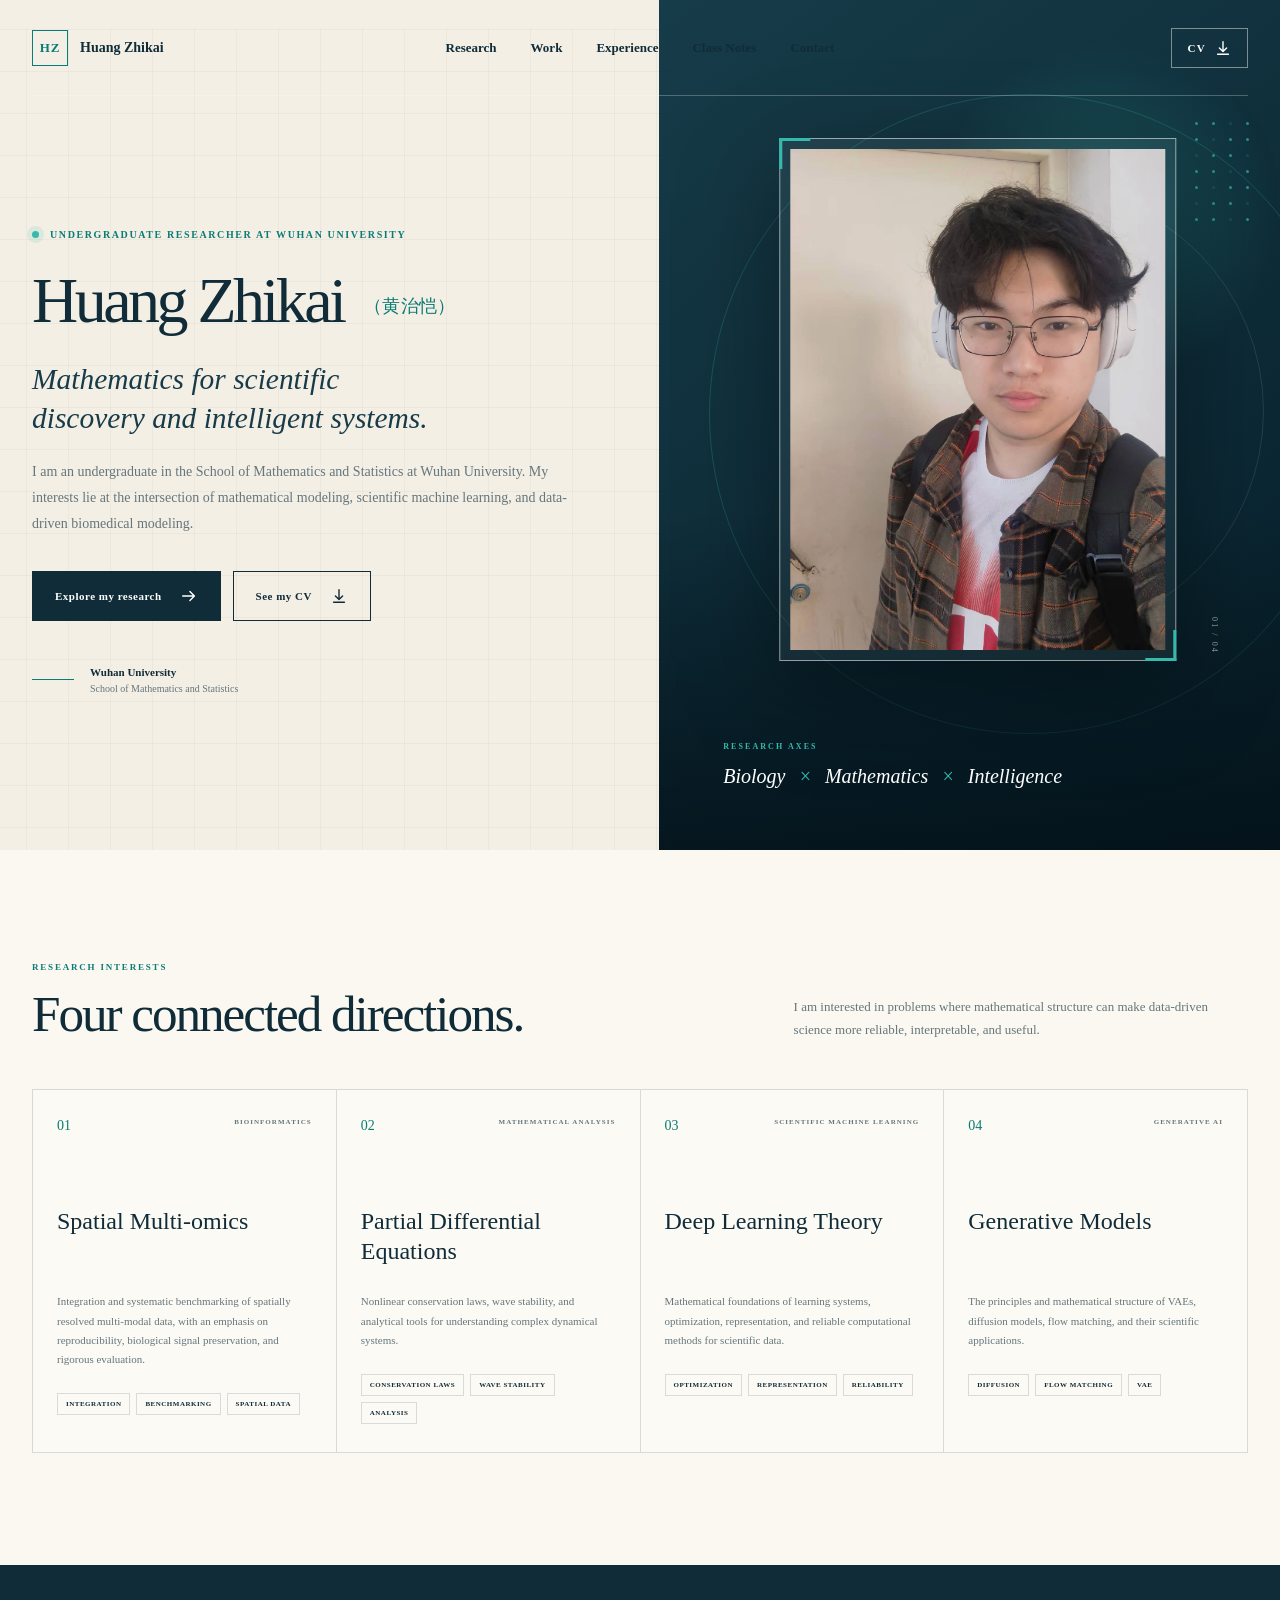
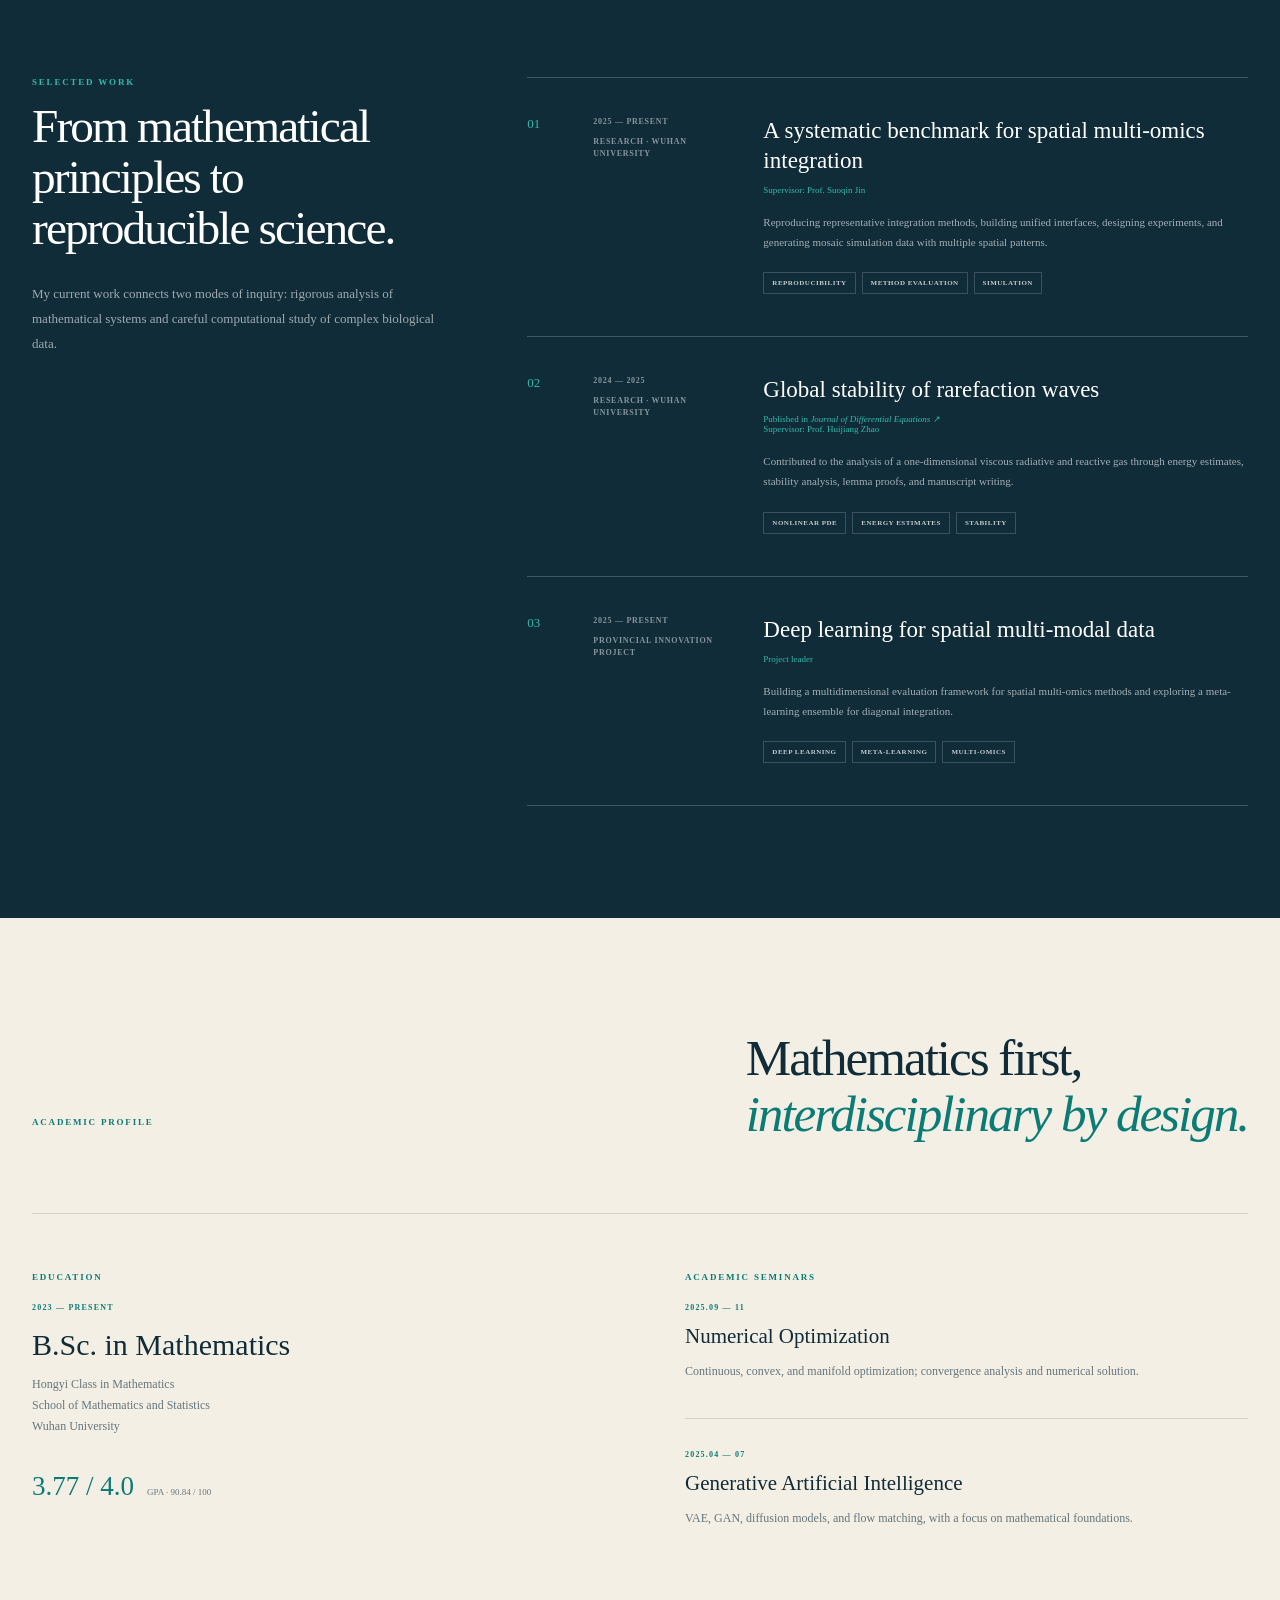
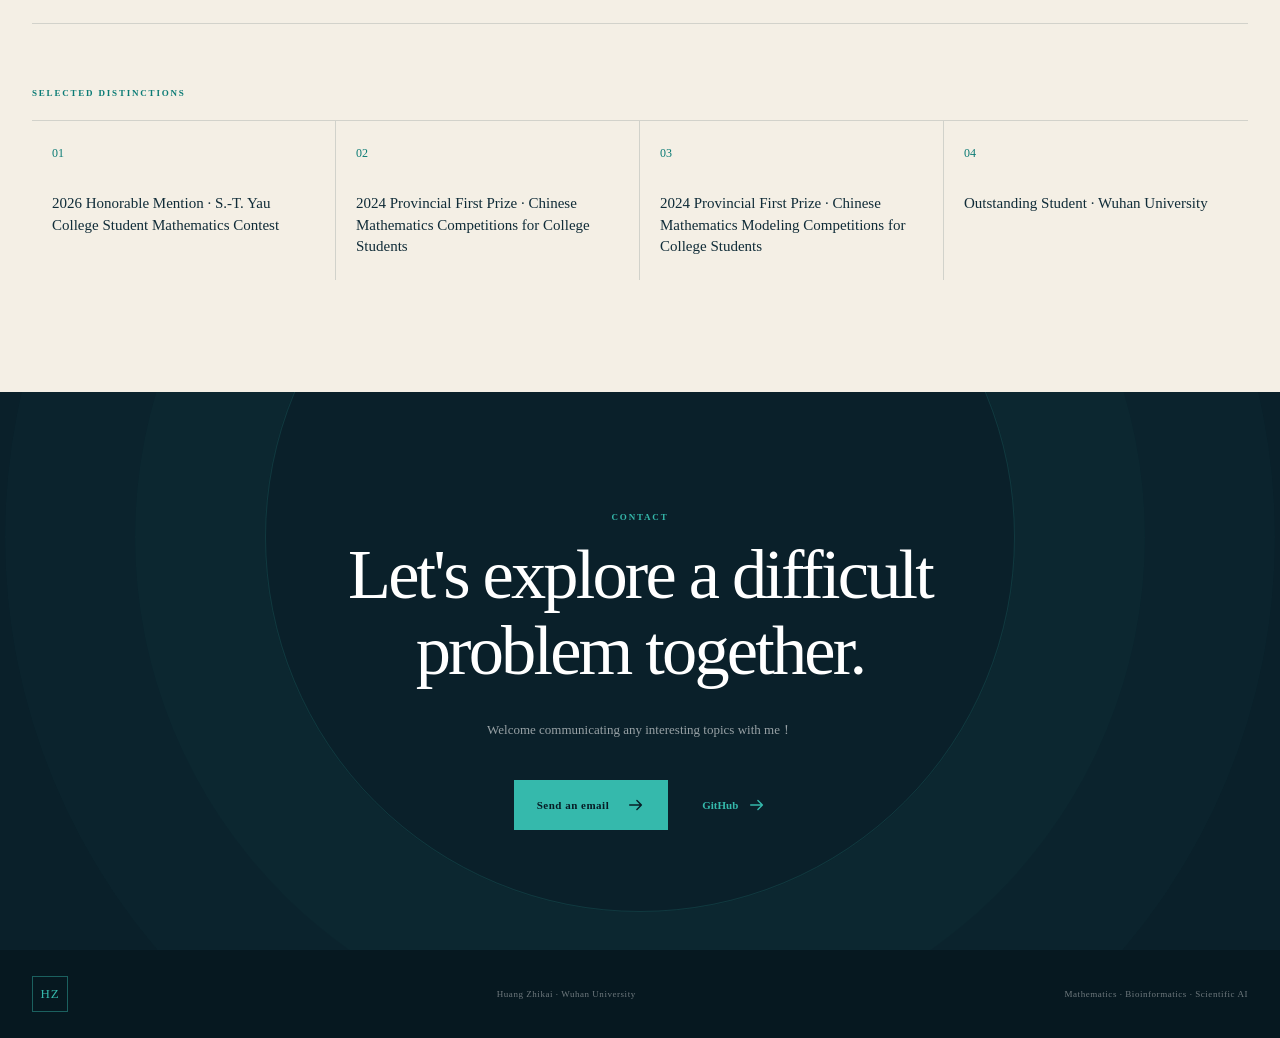
<file: index.html>
<!doctype html>
<html lang="en">
  <head>
    <meta charset="utf-8" />
    <meta name="viewport" content="width=device-width, initial-scale=1" />
    <meta name="theme-color" content="#102c38" />
    <meta
      name="description"
      content="Academic homepage of Huang Zhikai, an undergraduate at Wuhan University working on bioinformatics, nonlinear PDEs, deep learning theory, and generative models."
    />
    <title>Huang Zhikai (黄治恺) | Mathematics &amp; Scientific AI</title>
    <link rel="stylesheet" href="styles.css" />
  </head>
  <body>
    <main>
      <header class="site-header">
        <a class="wordmark" href="#top" aria-label="Huang Zhikai, home">
          <span class="wordmark-mark">HZ</span><span>Huang Zhikai</span>
        </a>
        <nav class="desktop-nav" aria-label="Primary navigation">
          <a href="#research">Research</a><a href="#work">Work</a>
          <a href="#experience">Experience</a><a href="class-notes.html">Class Notes</a>
          <a href="#contact">Contact</a>
        </nav>
        <a class="nav-cv" href="Huang_Zhikai_CV.pdf" target="_blank" rel="noreferrer">
          CV
          <svg aria-hidden="true" viewBox="0 0 20 20" width="18" height="18">
            <path d="M10 3v11m0 0 4-4m-4 4-4-4M4 17h12" fill="none" stroke="currentColor" stroke-linecap="round" stroke-linejoin="round" stroke-width="1.55"/>
          </svg>
        </a>
      </header>

      <section class="hero" id="top">
        <div class="hero-copy">
          <p class="status-line"><span></span>Undergraduate researcher at Wuhan University</p>
          <h1>Huang Zhikai <span class="chinese-name">（黄治恺）</span></h1>
          <p class="hero-kicker">Mathematics for scientific<br />discovery and intelligent systems.</p>
          <p class="hero-intro">
            I am an undergraduate in the School of Mathematics and Statistics at Wuhan
            University. My interests lie at the intersection of mathematical modeling,
            scientific machine learning, and data-driven biomedical modeling.
          </p>
          <div class="hero-actions">
            <a class="button primary-button" href="#research">
              Explore my research
              <svg aria-hidden="true" viewBox="0 0 20 20" width="18" height="18"><path d="M3 10h13m0 0-5-5m5 5-5 5" fill="none" stroke="currentColor" stroke-linecap="round" stroke-linejoin="round" stroke-width="1.55"/></svg>
            </a>
            <a class="button secondary-button" href="Huang_Zhikai_CV.pdf" target="_blank" rel="noreferrer">
              See my CV
              <svg aria-hidden="true" viewBox="0 0 20 20" width="18" height="18"><path d="M10 3v11m0 0 4-4m-4 4-4-4M4 17h12" fill="none" stroke="currentColor" stroke-linecap="round" stroke-linejoin="round" stroke-width="1.55"/></svg>
            </a>
          </div>
          <div class="affiliation">
            <span class="affiliation-rule"></span>
            <span><strong>Wuhan University</strong>School of Mathematics and Statistics</span>
          </div>
        </div>
        <div class="hero-visual">
          <div class="portrait-frame">
            <img src="huang-zhikai.jpg" alt="Portrait of Huang Zhikai wearing glasses and headphones" />
            <span class="portrait-index">01 / 04</span>
          </div>
          <div class="orbit orbit-one"></div><div class="orbit orbit-two"></div>
          <div class="data-field" aria-hidden="true">
            <span></span><span></span><span></span><span></span><span></span><span></span><span></span>
            <span></span><span></span><span></span><span></span><span></span><span></span><span></span>
            <span></span><span></span><span></span><span></span><span></span><span></span><span></span>
            <span></span><span></span><span></span><span></span><span></span><span></span><span></span>
          </div>
          <div class="visual-caption">
            <span>RESEARCH AXES</span>
            <p>Biology <i>×</i> Mathematics <i>×</i> Intelligence</p>
          </div>
        </div>
      </section>

      <section class="section research-section" id="research">
        <div class="section-heading">
          <div><p class="section-label">Research interests</p><h2>Four connected directions.</h2></div>
          <p>I am interested in problems where mathematical structure can make data-driven science more reliable, interpretable, and useful.</p>
        </div>
        <div class="research-grid">
          <article class="research-card">
            <div class="card-top"><span>01</span><span>Bioinformatics</span></div>
            <h3>Spatial Multi-omics</h3>
            <p>Integration and systematic benchmarking of spatially resolved multi-modal data, with an emphasis on reproducibility, biological signal preservation, and rigorous evaluation.</p>
            <div class="tags"><span>Integration</span><span>Benchmarking</span><span>Spatial data</span></div>
          </article>
          <article class="research-card">
            <div class="card-top"><span>02</span><span>Mathematical Analysis</span></div>
            <h3>Partial Differential Equations</h3>
            <p>Nonlinear conservation laws, wave stability, and analytical tools for understanding complex dynamical systems.</p>
            <div class="tags"><span>Conservation laws</span><span>Wave stability</span><span>Analysis</span></div>
          </article>
          <article class="research-card">
            <div class="card-top"><span>03</span><span>Scientific Machine Learning</span></div>
            <h3>Deep Learning Theory</h3>
            <p>Mathematical foundations of learning systems, optimization, representation, and reliable computational methods for scientific data.</p>
            <div class="tags"><span>Optimization</span><span>Representation</span><span>Reliability</span></div>
          </article>
          <article class="research-card">
            <div class="card-top"><span>04</span><span>Generative AI</span></div>
            <h3>Generative Models</h3>
            <p>The principles and mathematical structure of VAEs, diffusion models, flow matching, and their scientific applications.</p>
            <div class="tags"><span>Diffusion</span><span>Flow matching</span><span>VAE</span></div>
          </article>
        </div>
      </section>

      <section class="section work-section" id="work">
        <div class="work-intro">
          <p class="section-label light">Selected work</p>
          <h2>From mathematical principles to reproducible science.</h2>
          <p>My current work connects two modes of inquiry: rigorous analysis of mathematical systems and careful computational study of complex biological data.</p>
        </div>
        <div class="work-list">
          <article class="work-item">
            <span class="work-number">01</span>
            <div class="work-meta"><span>2025 — Present</span><span>Research · Wuhan University</span></div>
            <div class="work-body">
              <h3>A systematic benchmark for spatial multi-omics integration</h3>
              <p class="advisor">Supervisor: Prof. Suoqin Jin</p>
              <p>Reproducing representative integration methods, building unified interfaces, designing experiments, and generating mosaic simulation data with multiple spatial patterns.</p>
              <div class="work-skills"><span>Reproducibility</span><span>Method evaluation</span><span>Simulation</span></div>
            </div>
          </article>
          <article class="work-item">
            <span class="work-number">02</span>
            <div class="work-meta"><span>2024 — 2025</span><span>Research · Wuhan University</span></div>
            <div class="work-body">
              <h3>
  <a href="https://www.sciencedirect.com/science/article/pii/S0022039625010198"
     target="_blank"
     rel="noopener noreferrer">
    Global stability of rarefaction waves
  </a>
</h3>
<p class="advisor">
  <a href="https://www.sciencedirect.com/science/article/pii/S0022039625010198"
     target="_blank"
     rel="noopener noreferrer">
    Published in <em>Journal of Differential Equations</em> ↗
  </a><br />
  Supervisor: Prof. Huijiang Zhao
</p>
              <p>Contributed to the analysis of a one-dimensional viscous radiative and reactive gas through energy estimates, stability analysis, lemma proofs, and manuscript writing.</p>
              <div class="work-skills"><span>Nonlinear PDE</span><span>Energy estimates</span><span>Stability</span></div>
            </div>
          </article>
          <article class="work-item">
            <span class="work-number">03</span>
            <div class="work-meta"><span>2025 — Present</span><span>Provincial Innovation Project</span></div>
            <div class="work-body">
              <h3>Deep learning for spatial multi-modal data</h3>
              <p class="advisor">Project leader</p>
              <p>Building a multidimensional evaluation framework for spatial multi-omics methods and exploring a meta-learning ensemble for diagonal integration.</p>
              <div class="work-skills"><span>Deep learning</span><span>Meta-learning</span><span>Multi-omics</span></div>
            </div>
          </article>
        </div>
      </section>

      <section class="section profile-section" id="experience">
        <div class="profile-heading">
          <p class="section-label">Academic profile</p>
          <h2>Mathematics first,<br /><em>interdisciplinary by design.</em></h2>
        </div>
        <div class="profile-grid">
          <div class="education-block">
            <p class="mini-label">Education</p>
            <div class="degree">
              <span class="degree-date">2023 — Present</span>
              <h3>B.Sc. in Mathematics</h3>
              <p>Hongyi Class in Mathematics<br />School of Mathematics and Statistics<br />Wuhan University</p>
              <div class="metric"><strong>3.77 / 4.0</strong><span>GPA · 90.84 / 100</span></div>
            </div>
          </div>
          <div class="learning-block">
            <p class="mini-label">Academic seminars</p>
            <div class="seminar"><span>2025.09 — 11</span><h3>Numerical Optimization</h3><p>Continuous, convex, and manifold optimization; convergence analysis and numerical solution.</p></div>
            <div class="seminar"><span>2025.04 — 07</span><h3>Generative Artificial Intelligence</h3><p>VAE, GAN, diffusion models, and flow matching, with a focus on mathematical foundations.</p></div>
          </div>
        </div>
        <div class="highlights">
          <p class="mini-label">Selected distinctions</p>
          <div class="highlight-grid">
            <div><span>01</span><p>2026 Honorable Mention · S.-T. Yau College Student Mathematics Contest</p></div>
            <div><span>02</span><p>2024 Provincial First Prize · Chinese Mathematics Competitions for College Students</p></div>
            <div><span>03</span><p>2024 Provincial First Prize · Chinese Mathematics Modeling Competitions for College Students</p></div>
            <div><span>04</span><p>Outstanding Student · Wuhan University</p></div>
          </div>
        </div>
      </section>

      <section class="contact-section" id="contact">
        <div class="contact-orbit" aria-hidden="true"></div>
        <p class="section-label light">Contact</p>
        <h2>Let&apos;s explore a difficult<br />problem together.</h2>
        <p class="contact-copy">Welcome communicating any interesting topics with me！</p>
        <div class="contact-actions">
          <a class="button contact-button" href="mailto:2023302101088@whu.edu.com">
            Send an email
            <svg aria-hidden="true" viewBox="0 0 20 20" width="18" height="18"><path d="M3 10h13m0 0-5-5m5 5-5 5" fill="none" stroke="currentColor" stroke-linecap="round" stroke-linejoin="round" stroke-width="1.55"/></svg>
          </a>
          <a class="text-link" href="https://github.com/ZhikHuang" target="_blank" rel="noreferrer">
            GitHub
            <svg aria-hidden="true" viewBox="0 0 20 20" width="18" height="18"><path d="M3 10h13m0 0-5-5m5 5-5 5" fill="none" stroke="currentColor" stroke-linecap="round" stroke-linejoin="round" stroke-width="1.55"/></svg>
          </a>
        </div>
      </section>
      <footer>
        <a class="footer-mark" href="#top">HZ</a>
        <p>Huang Zhikai · Wuhan University</p>
        <p>Mathematics · Bioinformatics · Scientific AI</p>
      </footer>
    </main>
  </body>
</html>
</file>
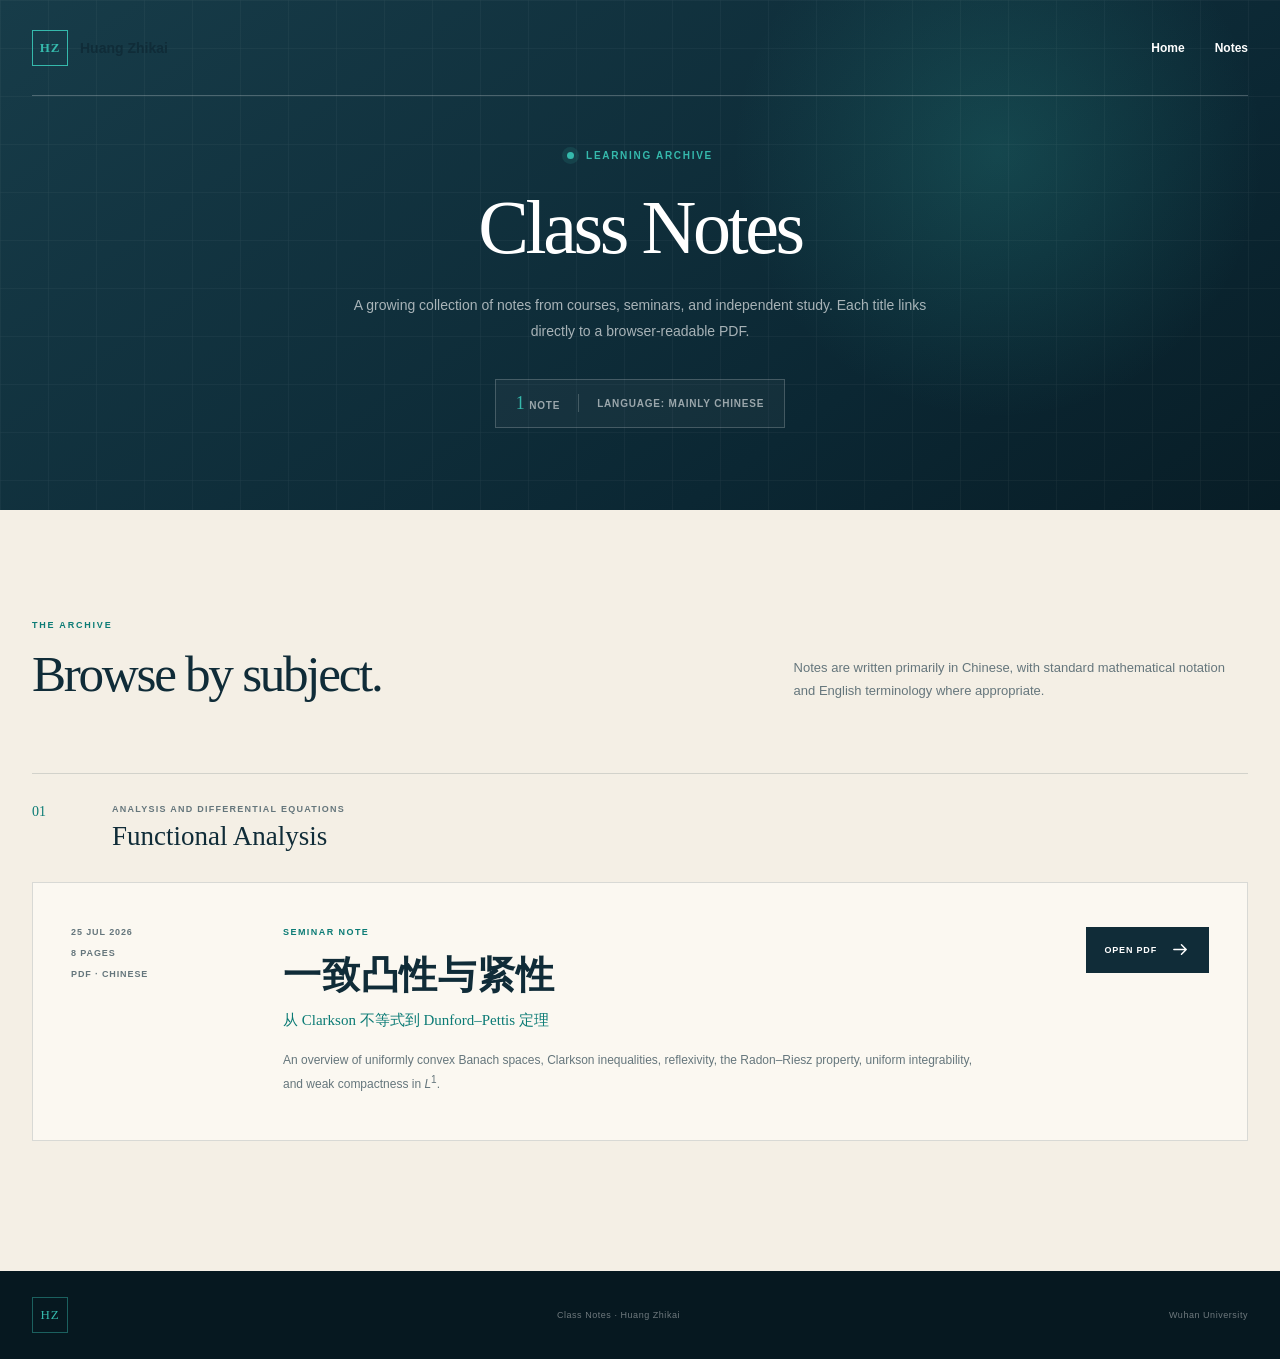
<file: class-notes.html>
<!doctype html>
<html lang="en">
  <head>
    <meta charset="utf-8" />
    <meta name="viewport" content="width=device-width, initial-scale=1" />
    <meta name="theme-color" content="#102c38" />
    <meta
      name="description"
      content="Course notes by Huang Zhikai on mathematics, scientific computing, and related topics."
    />
    <title>Class Notes | Huang Zhikai</title>
    <link rel="stylesheet" href="notes.css" />
  </head>
  <body>
    <header class="notes-header">
      <a class="wordmark" href="index.html" aria-label="Back to Huang Zhikai's homepage">
        <span class="wordmark-mark">HZ</span>
        <span>Huang Zhikai</span>
      </a>
      <nav aria-label="Notes navigation">
        <a href="index.html">Home</a>
        <a href="#notes">Notes</a>
      </nav>
    </header>

    <main>
      <section class="notes-hero">
        <div class="hero-grid" aria-hidden="true"></div>
        <div class="hero-copy">
          <p class="eyebrow"><span></span>Learning archive</p>
          <h1>Class Notes</h1>
          <p class="hero-description">
            A growing collection of notes from courses, seminars, and independent study.
            Each title links directly to a browser-readable PDF.
          </p>
          <div class="archive-summary" aria-label="Archive summary">
            <span><strong>1</strong> note</span>
            <span class="summary-divider"></span>
            <span>Language: Mainly Chinese</span>
          </div>
        </div>
      </section>

      <section class="notes-section" id="notes">
        <div class="section-heading">
          <div>
            <p class="section-label">The archive</p>
            <h2>Browse by subject.</h2>
          </div>
          <p>
            Notes are written primarily in Chinese, with standard mathematical notation
            and English terminology where appropriate.
          </p>
        </div>

        <section class="subject-group" aria-labelledby="functional-analysis">
          <div class="subject-heading">
            <span>01</span>
            <div>
              <p>Analysis and Differential Equations</p>
              <h3 id="functional-analysis">Functional Analysis</h3>
            </div>
          </div>

          <article class="note-card">
            <div class="note-meta">
              <time datetime="2026-07-25">25 Jul 2026</time>
              <span>8 pages</span>
              <span>PDF · Chinese</span>
            </div>
            <div class="note-content">
              <p class="note-type">Seminar note</p>
              <h4>
                <a
                  href="uniform-convexity-and-compactness.pdf"
                  target="_blank"
                  rel="noopener noreferrer"
                >
                  一致凸性与紧性
                </a>
              </h4>
              <p class="note-subtitle">
                从 Clarkson 不等式到 Dunford–Pettis 定理
              </p>
              <p class="note-description">
                An overview of uniformly convex Banach spaces, Clarkson inequalities,
                reflexivity, the Radon–Riesz property, uniform integrability, and weak
                compactness in <i>L</i><sup>1</sup>.
              </p>
            </div>
            <a
              class="pdf-link"
              href="uniform-convexity-and-compactness.pdf"
              target="_blank"
              rel="noopener noreferrer"
              aria-label="Open 一致凸性与紧性 as PDF"
            >
              Open PDF
              <svg aria-hidden="true" viewBox="0 0 20 20" width="19" height="19">
                <path d="M3 10h13m0 0-5-5m5 5-5 5" fill="none" stroke="currentColor" stroke-linecap="round" stroke-linejoin="round" stroke-width="1.55"/>
              </svg>
            </a>
          </article>
        </section>
      </section>
    </main>

    <footer>
      <a class="footer-mark" href="index.html">HZ</a>
      <p>Class Notes · Huang Zhikai</p>
      <p>Wuhan University</p>
    </footer>
  </body>
</html>
</file>
<file: styles.css>
:root {
  --ivory: #f4efe5;
  --paper: #fbf8f1;
  --navy: #102c38;
  --navy-2: #173b49;
  --teal: #0b7b75;
  --mint: #35b9ac;
  --muted: #65767c;
  --line: rgba(16, 44, 56, 0.15);
  --white: #fff;
}

* { box-sizing: border-box; }
html { scroll-behavior: smooth; }
body {
  margin: 0;
  background: var(--ivory);
  color: var(--navy);
  font-family: var(--font-geist-sans), "Avenir Next", "Segoe UI", sans-serif;
  text-rendering: optimizeLegibility;
}
a { color: inherit; text-decoration: none; }

.site-header {
  position: absolute; z-index: 20; top: 0; left: 50%;
  width: min(calc(100% - 64px), 1240px); height: 96px;
  transform: translateX(-50%);
  display: grid; grid-template-columns: 1fr auto 1fr; align-items: center;
  border-bottom: 1px solid rgba(255,255,255,.26);
}
.wordmark { display: inline-flex; align-items: center; gap: 12px; width: max-content; font-size: 14px; font-weight: 700; }
.wordmark-mark, .footer-mark {
  display: grid; width: 36px; height: 36px; place-items: center;
  border: 1px solid var(--teal); color: var(--teal);
  font-family: Georgia, serif; font-size: 13px; letter-spacing: .06em;
}
.desktop-nav { display: flex; gap: 34px; font-size: 13px; font-weight: 600; }
.desktop-nav a { position: relative; padding: 12px 0; }
.desktop-nav a::after { position: absolute; bottom: 5px; left: 0; width: 0; height: 1px; background: var(--teal); content: ""; transition: width .18s ease; }
.desktop-nav a:hover::after, .desktop-nav a:focus-visible::after { width: 100%; }
.nav-cv { justify-self: end; display: flex; align-items: center; gap: 8px; padding: 10px 15px; border: 1px solid rgba(255,255,255,.45); color: #fff; font-size: 11px; font-weight: 800; letter-spacing: .12em; }

.hero { min-height: 850px; display: grid; grid-template-columns: minmax(0,1.03fr) minmax(420px,.97fr); overflow: hidden; }
.hero-copy {
  position: relative; z-index: 2; align-self: center;
  width: min(calc(100% - 64px), 630px);
  margin: 100px 0 24px max(32px, calc((100vw - 1240px)/2)); padding-right: 48px;
}
.hero-copy::before {
  position: absolute; z-index: -1; inset: -200px -50px -180px -300px; content: "";
  background: linear-gradient(rgba(16,44,56,.035) 1px, transparent 1px), linear-gradient(90deg,rgba(16,44,56,.035) 1px,transparent 1px);
  background-size: 42px 42px;
}
.status-line { display: flex; align-items: center; gap: 11px; margin: 0 0 30px; color: var(--teal); font-size: 10px; font-weight: 800; letter-spacing: .16em; text-transform: uppercase; }
.status-line span { width: 7px; height: 7px; border-radius: 50%; background: var(--mint); box-shadow: 0 0 0 5px rgba(53,185,172,.13); }
.hero h1 { margin: 0; font-family: Georgia, "Times New Roman", serif; font-size: clamp(50px,5vw,78px); font-weight: 500; letter-spacing: -.055em; line-height: .98; }
.chinese-name { display: inline-block; margin-left: 8px; color: var(--teal); font-family: "Songti SC","Noto Serif CJK SC",serif; font-size: .28em; letter-spacing: .02em; vertical-align: middle; }
.hero-kicker { margin: 28px 0 22px; color: var(--navy-2); font-family: Georgia, serif; font-size: clamp(24px,2.3vw,34px); font-style: italic; line-height: 1.3; }
.hero-intro { max-width: 590px; margin: 0; color: var(--muted); font-size: 14px; line-height: 1.85; }
.hero-actions { display: flex; flex-wrap: wrap; gap: 12px; margin-top: 34px; }
.button { display: inline-flex; min-height: 50px; align-items: center; justify-content: center; gap: 18px; padding: 0 22px; border: 1px solid var(--navy); font-size: 11px; font-weight: 800; letter-spacing: .045em; transition: transform .18s ease, background .18s ease, color .18s ease; }
.button:hover, .button:focus-visible, .text-link:hover { transform: translateY(-2px); }
.primary-button { background: var(--navy); color: #fff; }
.primary-button:hover { background: var(--teal); border-color: var(--teal); }
.secondary-button:hover { background: var(--paper); }
.affiliation { display: flex; align-items: center; gap: 16px; margin-top: 42px; color: var(--muted); font-size: 10px; line-height: 1.65; }
.affiliation strong { display: block; color: var(--navy); font-size: 11px; }
.affiliation-rule { width: 42px; height: 1px; background: var(--teal); }

.hero-visual { position: relative; min-height: 850px; overflow: hidden; background: radial-gradient(circle at 72% 25%,rgba(53,185,172,.25),transparent 22%),linear-gradient(145deg,#173c49,#0b2733 70%,#081d26); }
.hero-visual::after { position: absolute; inset: auto 0 0; height: 40%; background: linear-gradient(transparent,rgba(3,16,23,.75)); content: ""; }
.portrait-frame { position: absolute; z-index: 3; top: 138px; left: 50%; width: min(64%,410px); aspect-ratio: .76; transform: translateX(-48%); border: 1px solid rgba(255,255,255,.54); padding: 10px; background: rgba(255,255,255,.05); box-shadow: 0 30px 90px rgba(0,0,0,.36); }
.portrait-frame::before, .portrait-frame::after { position: absolute; z-index: 4; width: 28px; height: 28px; content: ""; }
.portrait-frame::before { top: -1px; left: -1px; border-top: 3px solid var(--mint); border-left: 3px solid var(--mint); }
.portrait-frame::after { right: -1px; bottom: -1px; border-right: 3px solid var(--mint); border-bottom: 3px solid var(--mint); }
.portrait-frame img { width: 100%; height: 100%; display: block; object-fit: cover; object-position: 50% 31%; filter: saturate(.83) contrast(1.03); }
.portrait-index { position: absolute; right: -58px; bottom: 20px; transform: rotate(90deg); color: rgba(255,255,255,.55); font-size: 8px; letter-spacing: .26em; }
.orbit { position: absolute; border: 1px solid rgba(53,185,172,.24); border-radius: 50%; }
.orbit-one { top: 94px; left: 8%; width: 640px; height: 640px; }
.orbit-two { top: 186px; left: 25%; width: 450px; height: 450px; border-color: rgba(255,255,255,.1); }
.data-field { position: absolute; top: 122px; right: 30px; display: grid; grid-template-columns: repeat(4,4px); gap: 13px; opacity: .7; }
.data-field span { width: 3px; height: 3px; border-radius: 50%; background: var(--mint); }
.data-field span:nth-child(3n) { opacity: .25; }
.visual-caption { position: absolute; z-index: 5; right: 64px; bottom: 62px; left: 64px; color: #fff; }
.visual-caption>span { color: var(--mint); font-size: 8px; font-weight: 800; letter-spacing: .26em; }
.visual-caption p { margin: 12px 0 0; font-family: Georgia,serif; font-size: 20px; font-style: italic; }
.visual-caption i { margin: 0 8px; color: var(--mint); }

.section { padding: 112px max(32px,calc((100vw - 1240px)/2)); }
.section-heading { display: grid; grid-template-columns: 1.2fr .8fr; align-items: end; gap: 80px; margin-bottom: 48px; }
.section-label, .mini-label { margin: 0 0 14px; color: var(--teal); font-size: 9px; font-weight: 800; letter-spacing: .2em; text-transform: uppercase; }
.section-heading h2, .work-intro h2, .profile-heading h2, .contact-section h2 { margin: 0; font-family: Georgia,serif; font-size: clamp(38px,4vw,58px); font-weight: 500; letter-spacing: -.04em; line-height: 1.08; }
.section-heading>p { margin: 0; color: var(--muted); font-size: 13px; line-height: 1.8; }
.research-section { background: var(--paper); }
.research-grid { display: grid; grid-template-columns: repeat(4,1fr); border-top: 1px solid var(--line); border-left: 1px solid var(--line); }
.research-card { min-height: 360px; padding: 28px 24px; border-right: 1px solid var(--line); border-bottom: 1px solid var(--line); background: rgba(255,255,255,.28); transition: background .18s, transform .18s, box-shadow .18s; }
.research-card:hover { z-index: 1; transform: translateY(-5px); background: #fff; box-shadow: 0 24px 50px rgba(16,44,56,.09); }
.card-top { display: flex; justify-content: space-between; color: var(--teal); font-family: Georgia,serif; font-size: 14px; }
.card-top span:last-child { color: var(--muted); font-family: var(--font-geist-sans); font-size: 7px; font-weight: 800; letter-spacing: .15em; text-transform: uppercase; }
.research-card h3 { min-height: 68px; margin: 72px 0 18px; font-family: Georgia,serif; font-size: 24px; font-weight: 500; line-height: 1.25; }
.research-card>p { margin: 0; color: var(--muted); font-size: 11px; line-height: 1.75; }
.tags { display: flex; flex-wrap: wrap; gap: 6px; margin-top: 24px; }
.tags span, .work-skills span { padding: 6px 8px; border: 1px solid var(--line); font-size: 7px; font-weight: 750; letter-spacing: .07em; text-transform: uppercase; }

.work-section { display: grid; grid-template-columns: .72fr 1.28fr; gap: 90px; background: var(--navy); color: #fff; }
.section-label.light { color: var(--mint); }
.work-intro { position: sticky; top: 72px; align-self: start; }
.work-intro h2 { font-size: clamp(38px,3.7vw,55px); }
.work-intro>p:last-child { max-width: 420px; margin: 28px 0 0; color: rgba(255,255,255,.6); font-size: 13px; line-height: 1.9; }
.work-list { border-top: 1px solid rgba(255,255,255,.2); }
.work-item { display: grid; grid-template-columns: 46px 150px 1fr; gap: 20px; padding: 38px 0 42px; border-bottom: 1px solid rgba(255,255,255,.2); }
.work-number { color: var(--mint); font-family: Georgia,serif; font-size: 13px; }
.work-meta { display: flex; flex-direction: column; gap: 8px; color: rgba(255,255,255,.5); font-size: 8px; font-weight: 700; letter-spacing: .09em; line-height: 1.5; text-transform: uppercase; }
.work-body h3 { margin: 0; font-family: Georgia,serif; font-size: 23px; font-weight: 500; line-height: 1.3; }
.work-body .advisor { margin: 9px 0 18px; color: var(--mint); font-size: 9px; }
.work-body>p:last-of-type { margin: 0; color: rgba(255,255,255,.62); font-size: 11px; line-height: 1.8; }
.work-skills { display: flex; flex-wrap: wrap; gap: 6px; margin-top: 20px; }
.work-skills span { border-color: rgba(255,255,255,.18); color: rgba(255,255,255,.75); }

.profile-section { background: var(--ivory); }
.profile-heading { display: flex; align-items: flex-end; justify-content: space-between; gap: 40px; margin-bottom: 72px; }
.profile-heading em { color: var(--teal); font-weight: 400; }
.profile-grid { display: grid; grid-template-columns: 1fr 1fr; gap: 90px; padding: 58px 0; border-top: 1px solid var(--line); border-bottom: 1px solid var(--line); }
.degree-date, .seminar>span { color: var(--teal); font-size: 8px; font-weight: 800; letter-spacing: .15em; text-transform: uppercase; }
.degree h3 { margin: 14px 0 12px; font-family: Georgia,serif; font-size: 30px; font-weight: 500; }
.degree>p, .seminar p { color: var(--muted); font-size: 12px; line-height: 1.75; }
.metric { display: flex; align-items: baseline; gap: 13px; margin-top: 34px; }
.metric strong { color: var(--teal); font-family: Georgia,serif; font-size: 27px; font-weight: 500; }
.metric span { color: var(--muted); font-size: 9px; }
.seminar { padding: 0 0 24px; }
.seminar+.seminar { padding-top: 24px; border-top: 1px solid var(--line); }
.seminar h3 { margin: 10px 0 8px; font-family: Georgia,serif; font-size: 21px; font-weight: 500; }
.highlights { padding-top: 64px; }
.highlight-grid { display: grid; grid-template-columns: repeat(4,1fr); margin-top: 22px; border-top: 1px solid var(--line); }
.highlight-grid>div { min-height: 150px; padding: 22px 20px; border-right: 1px solid var(--line); }
.highlight-grid>div:last-child { border-right: 0; }
.highlight-grid span { color: var(--teal); font-family: Georgia,serif; font-size: 12px; }
.highlight-grid p { margin: 32px 0 0; font-family: Georgia,serif; font-size: 15px; line-height: 1.45; }

.contact-section { position: relative; overflow: hidden; padding: 120px max(32px,calc((100vw - 1240px)/2)); background: #0a202a; color: #fff; text-align: center; }
.contact-section h2 { position: relative; z-index: 1; font-size: clamp(46px,5.5vw,78px); }
.contact-copy { position: relative; z-index: 1; max-width: 600px; margin: 30px auto; color: rgba(255,255,255,.58); font-size: 13px; line-height: 1.8; }
.contact-actions { position: relative; z-index: 1; display: flex; align-items: center; justify-content: center; gap: 34px; margin-top: 38px; }
.contact-button { border-color: var(--mint); background: var(--mint); color: #071c25; }
.contact-button:hover { background: #fff; border-color: #fff; }
.text-link { display: inline-flex; align-items: center; gap: 10px; color: var(--mint); font-size: 11px; font-weight: 800; transition: transform .18s; }
.contact-orbit { position: absolute; top: -230px; left: 50%; width: 750px; height: 750px; transform: translateX(-50%); border: 1px solid rgba(53,185,172,.16); border-radius: 50%; box-shadow: 0 0 0 130px rgba(53,185,172,.025),0 0 0 260px rgba(53,185,172,.018); }
footer { display: flex; align-items: center; justify-content: space-between; gap: 30px; padding: 26px max(32px,calc((100vw - 1240px)/2)); background: #061820; color: rgba(255,255,255,.42); font-size: 9px; letter-spacing: .06em; }
.footer-mark { border-color: rgba(53,185,172,.45); color: var(--mint); }

@media (max-width: 980px) {
  .site-header { width: calc(100% - 40px); grid-template-columns: 1fr auto; }
  .desktop-nav { display: none; }
  .nav-cv { border-color: var(--line); color: var(--navy); }
  .hero { grid-template-columns: 1fr; }
  .hero-copy { width: min(calc(100% - 48px),700px); margin: 142px auto 72px; padding-right: 0; }
  .hero-visual { min-height: 720px; }
  .portrait-frame { width: min(54%,390px); }
  .research-grid, .highlight-grid { grid-template-columns: repeat(2,1fr); }
  .work-section { grid-template-columns: 1fr; gap: 58px; }
  .work-intro { position: static; }
  .profile-grid { gap: 45px; }
  .highlight-grid>div:nth-child(2) { border-right: 0; }
  .highlight-grid>div:nth-child(-n+2) { border-bottom: 1px solid var(--line); }
}

@media (max-width: 620px) {
  .site-header { height: 78px; }
  .wordmark>span:last-child { display: none; }
  .hero-copy { width: calc(100% - 40px); margin-top: 120px; }
  .hero h1 { font-size: 48px; }
  .chinese-name { display: block; margin: 12px 0 0; font-size: .34em; }
  .hero-kicker br { display: none; }
  .hero-actions, .hero-actions .button { width: 100%; }
  .hero-visual { min-height: 620px; }
  .portrait-frame { top: 78px; width: min(72%,360px); }
  .visual-caption { right: 28px; bottom: 34px; left: 28px; }
  .section, .contact-section { padding: 82px 20px; }
  .section-heading { grid-template-columns: 1fr; gap: 22px; }
  .research-grid, .profile-grid, .highlight-grid { grid-template-columns: 1fr; }
  .research-card { min-height: 315px; }
  .work-item { grid-template-columns: 34px 1fr; }
  .work-meta { grid-column: 2; }
  .work-body { grid-column: 2; }
  .profile-heading { align-items: flex-start; flex-direction: column; margin-bottom: 45px; }
  .profile-grid { gap: 56px; }
  .highlight-grid>div { border-right: 0; border-bottom: 1px solid var(--line); }
  .contact-actions { flex-direction: column; }
  footer { align-items: flex-start; flex-direction: column; }
}

@media (prefers-reduced-motion: reduce) {
  html { scroll-behavior: auto; }
  *,*::before,*::after { transition-duration: .01ms !important; }
}
</file>
<file: notes.css>
:root {
  --ivory: #f4efe5;
  --paper: #fbf8f1;
  --navy: #102c38;
  --navy-2: #173b49;
  --teal: #0b7b75;
  --mint: #35b9ac;
  --muted: #65767c;
  --line: rgba(16, 44, 56, 0.15);
  --white: #fff;
}

* { box-sizing: border-box; }
html { scroll-behavior: smooth; }
body {
  margin: 0;
  background: var(--ivory);
  color: var(--navy);
  font-family: "Avenir Next", "Segoe UI", Arial, sans-serif;
  text-rendering: optimizeLegibility;
}
a { color: inherit; text-decoration: none; }

.notes-header {
  position: absolute;
  z-index: 10;
  top: 0;
  left: 50%;
  width: min(calc(100% - 64px), 1240px);
  height: 96px;
  transform: translateX(-50%);
  display: flex;
  align-items: center;
  justify-content: space-between;
  border-bottom: 1px solid rgba(255, 255, 255, 0.24);
}
.wordmark {
  display: inline-flex;
  align-items: center;
  gap: 12px;
  font-size: 14px;
  font-weight: 700;
}
.wordmark-mark,
.footer-mark {
  display: grid;
  width: 36px;
  height: 36px;
  place-items: center;
  border: 1px solid var(--mint);
  color: var(--mint);
  font-family: Georgia, serif;
  font-size: 13px;
  letter-spacing: 0.06em;
}
.notes-header nav {
  display: flex;
  align-items: center;
  gap: 30px;
  color: var(--white);
  font-size: 12px;
  font-weight: 700;
}
.notes-header nav a {
  transition: color 0.18s ease, transform 0.18s ease;
}
.notes-header nav a:hover,
.notes-header nav a:focus-visible {
  color: var(--mint);
  transform: translateY(-1px);
}

.notes-hero {
  position: relative;
  min-height: 480px;
  overflow: hidden;
  padding: 150px max(32px, calc((100vw - 1240px) / 2)) 82px;
  display: grid;
  place-items: center;
  background:
    radial-gradient(circle at 78% 30%, rgba(53, 185, 172, 0.2), transparent 25%),
    linear-gradient(145deg, #173c49, #0b2733 70%, #081d26);
  color: var(--white);
}
.hero-grid {
  position: absolute;
  inset: 0;
  opacity: 0.08;
  background:
    linear-gradient(rgba(255, 255, 255, 0.45) 1px, transparent 1px),
    linear-gradient(90deg, rgba(255, 255, 255, 0.45) 1px, transparent 1px);
  background-size: 48px 48px;
}
.hero-copy,
.archive-summary { position: relative; z-index: 1; }
.hero-copy {
  width: min(100%, 760px);
  text-align: center;
}
.eyebrow {
  display: flex;
  align-items: center;
  gap: 12px;
  margin: 0 0 28px;
  color: var(--mint);
  font-size: 10px;
  font-weight: 800;
  letter-spacing: 0.17em;
  text-transform: uppercase;
  justify-content: center;
}
.eyebrow span {
  width: 7px;
  height: 7px;
  border-radius: 50%;
  background: var(--mint);
  box-shadow: 0 0 0 5px rgba(53, 185, 172, 0.13);
}
.hero-copy h1 {
  margin: 0;
  font-family: Georgia, "Times New Roman", serif;
  font-size: clamp(48px, 6vw, 76px);
  font-weight: 500;
  letter-spacing: -0.045em;
  line-height: 1;
}
.hero-description {
  max-width: 620px;
  margin: 28px auto 0;
  color: rgba(255, 255, 255, 0.64);
  font-size: 14px;
  line-height: 1.85;
}
.archive-summary {
  display: inline-flex;
  align-items: center;
  justify-content: center;
  gap: 18px;
  margin-top: 34px;
  padding: 13px 20px;
  border: 1px solid rgba(255, 255, 255, 0.2);
  background: rgba(255, 255, 255, 0.035);
  color: rgba(255, 255, 255, 0.57);
  font-size: 10px;
  font-weight: 700;
  letter-spacing: 0.08em;
  text-transform: uppercase;
}
.archive-summary strong {
  color: var(--mint);
  font-family: Georgia, serif;
  font-size: 18px;
  font-weight: 500;
}
.summary-divider {
  width: 1px;
  height: 18px;
  background: rgba(255, 255, 255, 0.2);
}

.notes-section {
  padding: 110px max(32px, calc((100vw - 1240px) / 2)) 130px;
}
.section-heading {
  display: grid;
  grid-template-columns: 1.2fr 0.8fr;
  align-items: end;
  gap: 80px;
  margin-bottom: 70px;
}
.section-label {
  margin: 0 0 14px;
  color: var(--teal);
  font-size: 9px;
  font-weight: 800;
  letter-spacing: 0.2em;
  text-transform: uppercase;
}
.section-heading h2 {
  margin: 0;
  font-family: Georgia, serif;
  font-size: clamp(42px, 4vw, 60px);
  font-weight: 500;
  letter-spacing: -0.045em;
}
.section-heading > p {
  margin: 0;
  color: var(--muted);
  font-size: 13px;
  line-height: 1.8;
}
.subject-group {
  border-top: 1px solid var(--line);
}
.subject-heading {
  display: grid;
  grid-template-columns: 60px 1fr;
  gap: 20px;
  padding: 30px 0;
}
.subject-heading > span {
  color: var(--teal);
  font-family: Georgia, serif;
  font-size: 14px;
}
.subject-heading p {
  margin: 0 0 7px;
  color: var(--muted);
  font-size: 9px;
  font-weight: 800;
  letter-spacing: 0.14em;
  text-transform: uppercase;
}
.subject-heading h3 {
  margin: 0;
  font-family: Georgia, serif;
  font-size: 27px;
  font-weight: 500;
}
.note-card {
  display: grid;
  grid-template-columns: 170px 1fr auto;
  gap: 42px;
  align-items: start;
  padding: 44px 38px;
  border: 1px solid var(--line);
  background: var(--paper);
  transition: transform 0.18s ease, box-shadow 0.18s ease;
}
.note-card:hover {
  transform: translateY(-4px);
  box-shadow: 0 24px 55px rgba(16, 44, 56, 0.09);
}
.note-meta {
  display: flex;
  flex-direction: column;
  gap: 11px;
  color: var(--muted);
  font-size: 9px;
  font-weight: 700;
  letter-spacing: 0.1em;
  text-transform: uppercase;
}
.note-type {
  margin: 0 0 13px;
  color: var(--teal);
  font-size: 9px;
  font-weight: 800;
  letter-spacing: 0.16em;
  text-transform: uppercase;
}
.note-content h4 {
  margin: 0;
  font-family: "Songti SC", "Noto Serif CJK SC", Georgia, serif;
  font-size: clamp(28px, 3vw, 40px);
  font-weight: 600;
  letter-spacing: 0.02em;
}
.note-content h4 a {
  background-image: linear-gradient(var(--teal), var(--teal));
  background-position: 0 100%;
  background-repeat: no-repeat;
  background-size: 0 1px;
  transition: color 0.18s ease, background-size 0.2s ease;
}
.note-content h4 a:hover,
.note-content h4 a:focus-visible {
  color: var(--teal);
  background-size: 100% 1px;
}
.note-subtitle {
  margin: 10px 0 20px;
  color: var(--teal);
  font-family: "Songti SC", "Noto Serif CJK SC", Georgia, serif;
  font-size: 15px;
}
.note-description {
  max-width: 690px;
  margin: 0;
  color: var(--muted);
  font-size: 12px;
  line-height: 1.8;
}
.pdf-link {
  display: inline-flex;
  min-height: 46px;
  align-items: center;
  gap: 14px;
  padding: 0 18px;
  border: 1px solid var(--navy);
  background: var(--navy);
  color: var(--white);
  font-size: 9px;
  font-weight: 800;
  letter-spacing: 0.09em;
  text-transform: uppercase;
  transition: background 0.18s ease, border-color 0.18s ease, transform 0.18s ease;
}
.pdf-link:hover,
.pdf-link:focus-visible {
  transform: translateY(-2px);
  border-color: var(--teal);
  background: var(--teal);
}

footer {
  display: flex;
  align-items: center;
  justify-content: space-between;
  gap: 30px;
  padding: 26px max(32px, calc((100vw - 1240px) / 2));
  background: #061820;
  color: rgba(255, 255, 255, 0.42);
  font-size: 9px;
  letter-spacing: 0.06em;
}
.footer-mark {
  border-color: rgba(53, 185, 172, 0.45);
}

a:focus-visible {
  outline: 2px solid var(--mint);
  outline-offset: 4px;
}

@media (max-width: 800px) {
  .section-heading {
    grid-template-columns: 1fr;
  }
  .note-card {
    grid-template-columns: 1fr;
  }
  .pdf-link {
    width: max-content;
  }
}

@media (max-width: 560px) {
  .notes-header {
    width: calc(100% - 40px);
    height: 78px;
  }
  .wordmark > span:last-child,
  .notes-header nav a:nth-child(2) {
    display: none;
  }
  .notes-header nav { gap: 16px; }
  .notes-hero {
    min-height: 470px;
    padding: 128px 20px 68px;
  }
  .hero-copy h1 { font-size: 48px; }
  .archive-summary {
    width: 100%;
    gap: 12px;
    padding: 12px;
  }
  .notes-section { padding: 80px 20px 96px; }
  .section-heading { gap: 22px; margin-bottom: 48px; }
  .subject-heading { grid-template-columns: 36px 1fr; }
  .note-card { padding: 30px 24px; gap: 30px; }
  .pdf-link { width: 100%; justify-content: center; }
  footer {
    align-items: flex-start;
    flex-direction: column;
  }
}

@media (prefers-reduced-motion: reduce) {
  html { scroll-behavior: auto; }
  *, *::before, *::after { transition-duration: 0.01ms !important; }
}
</file>
